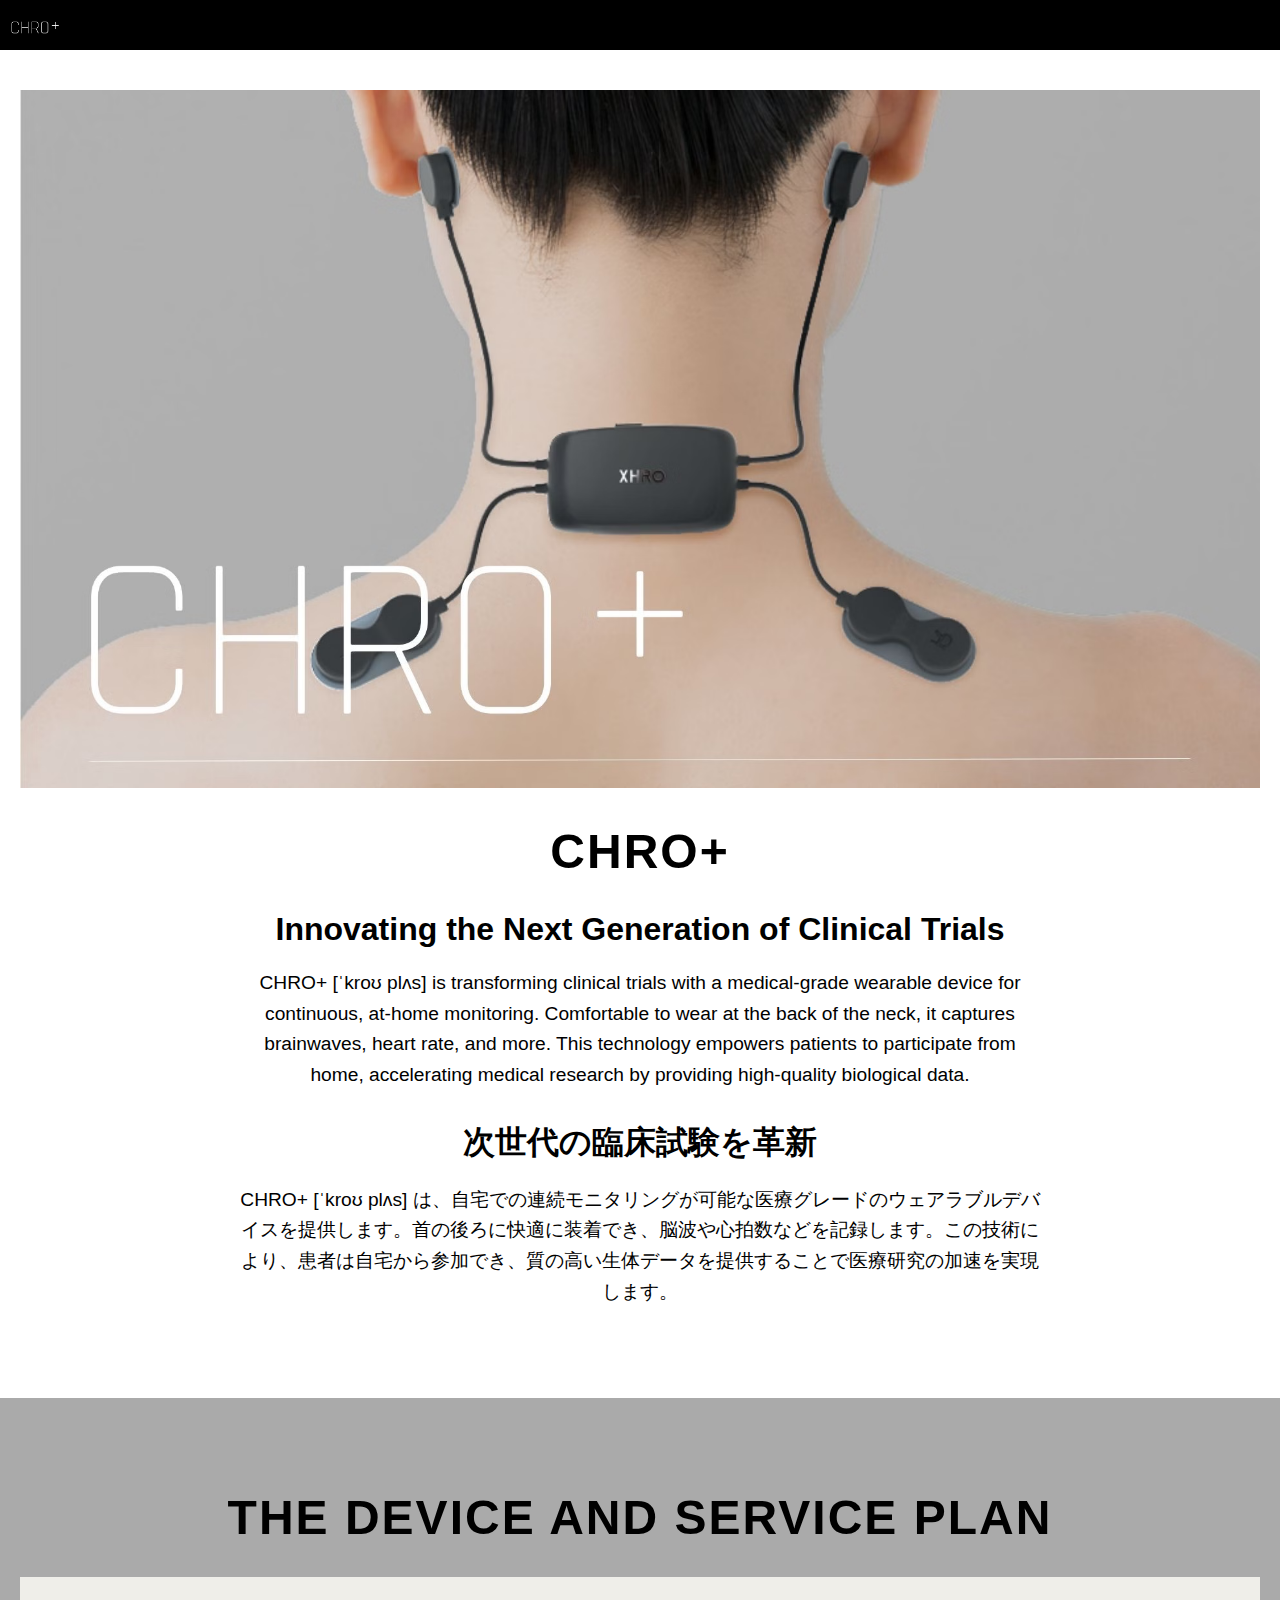
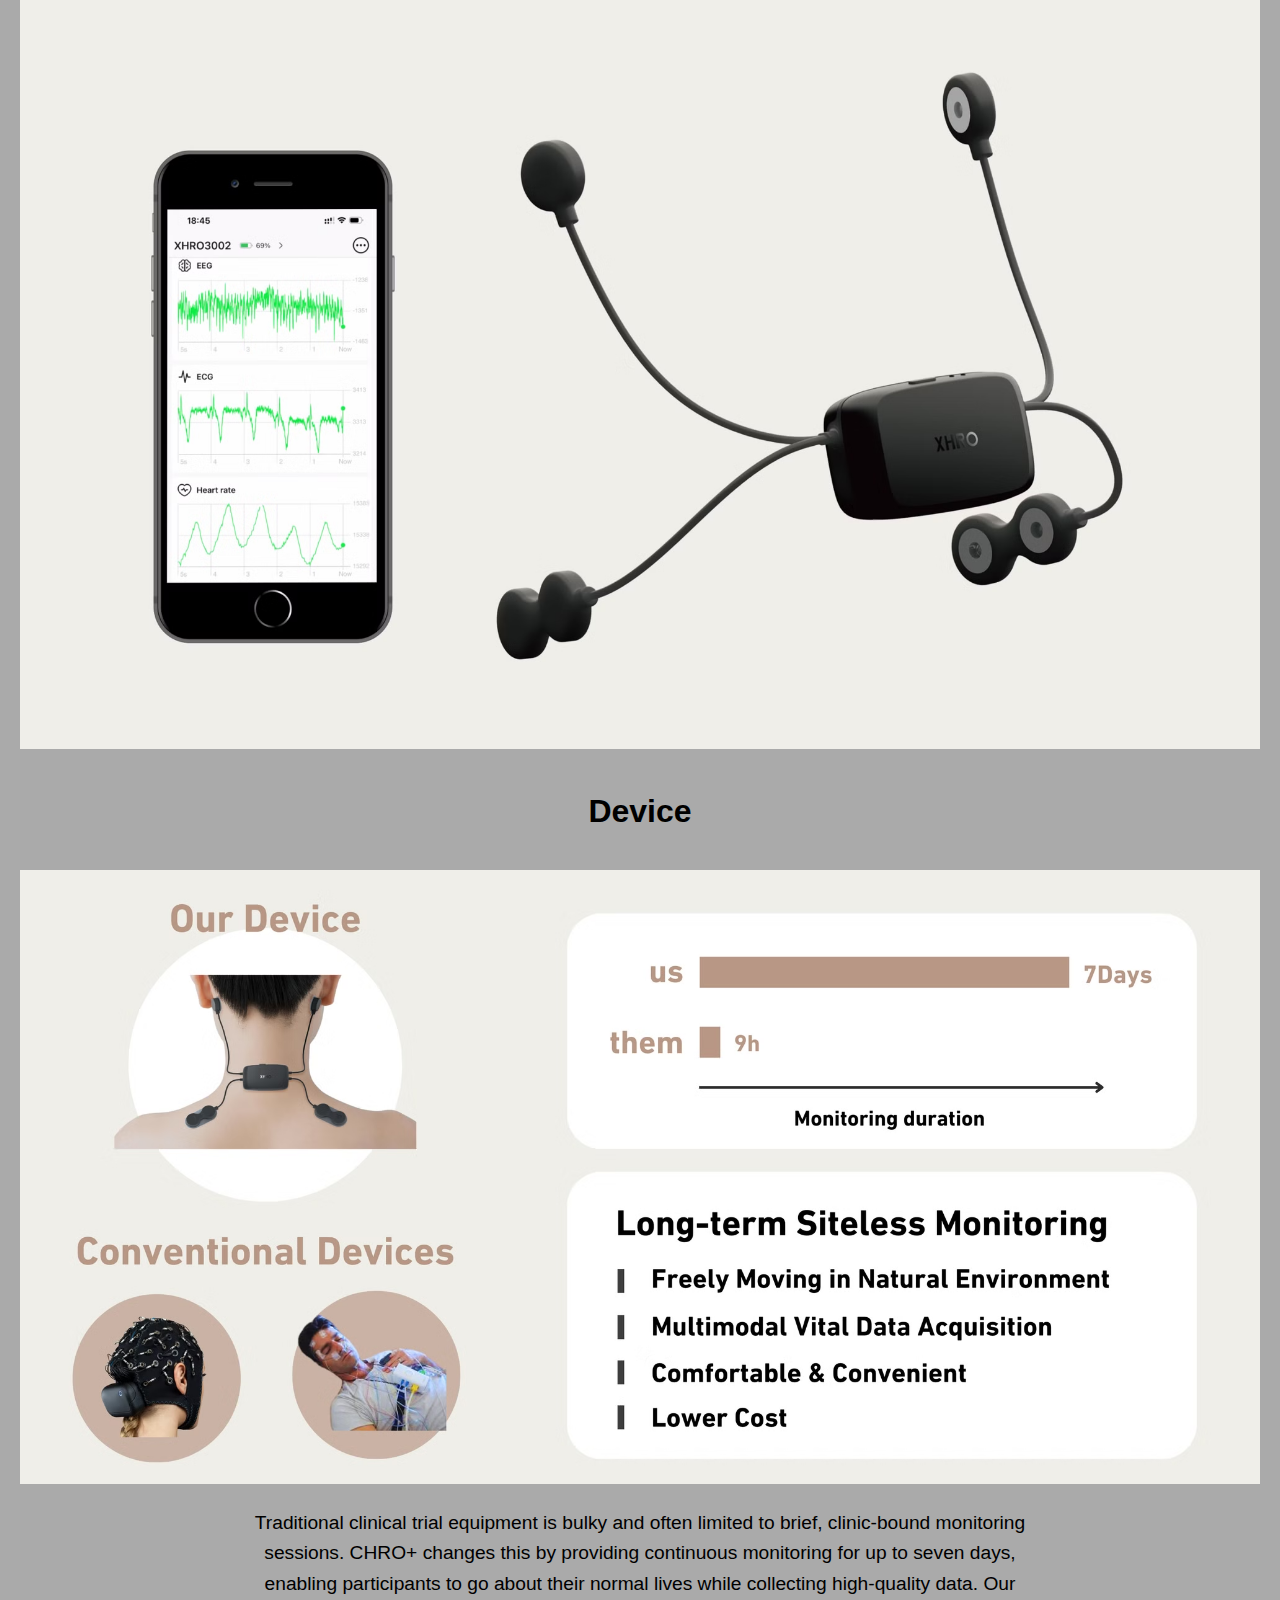
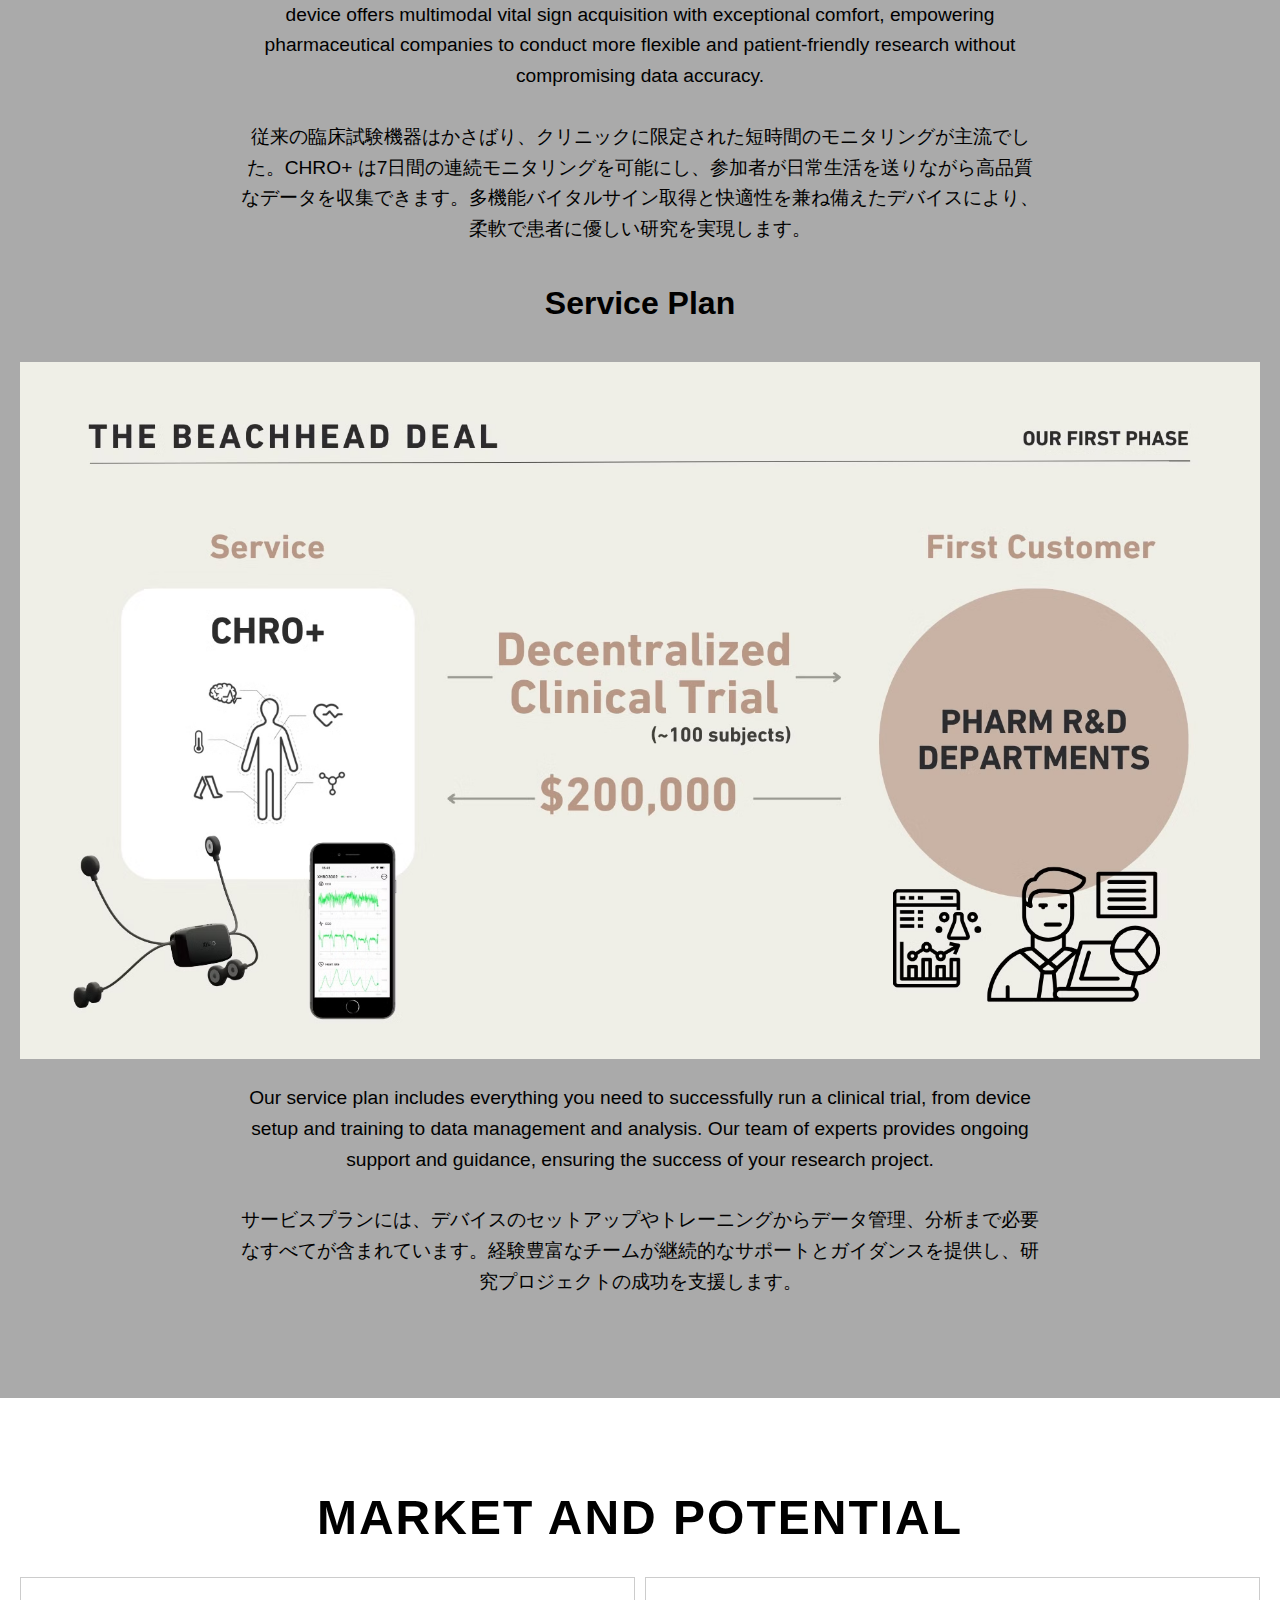
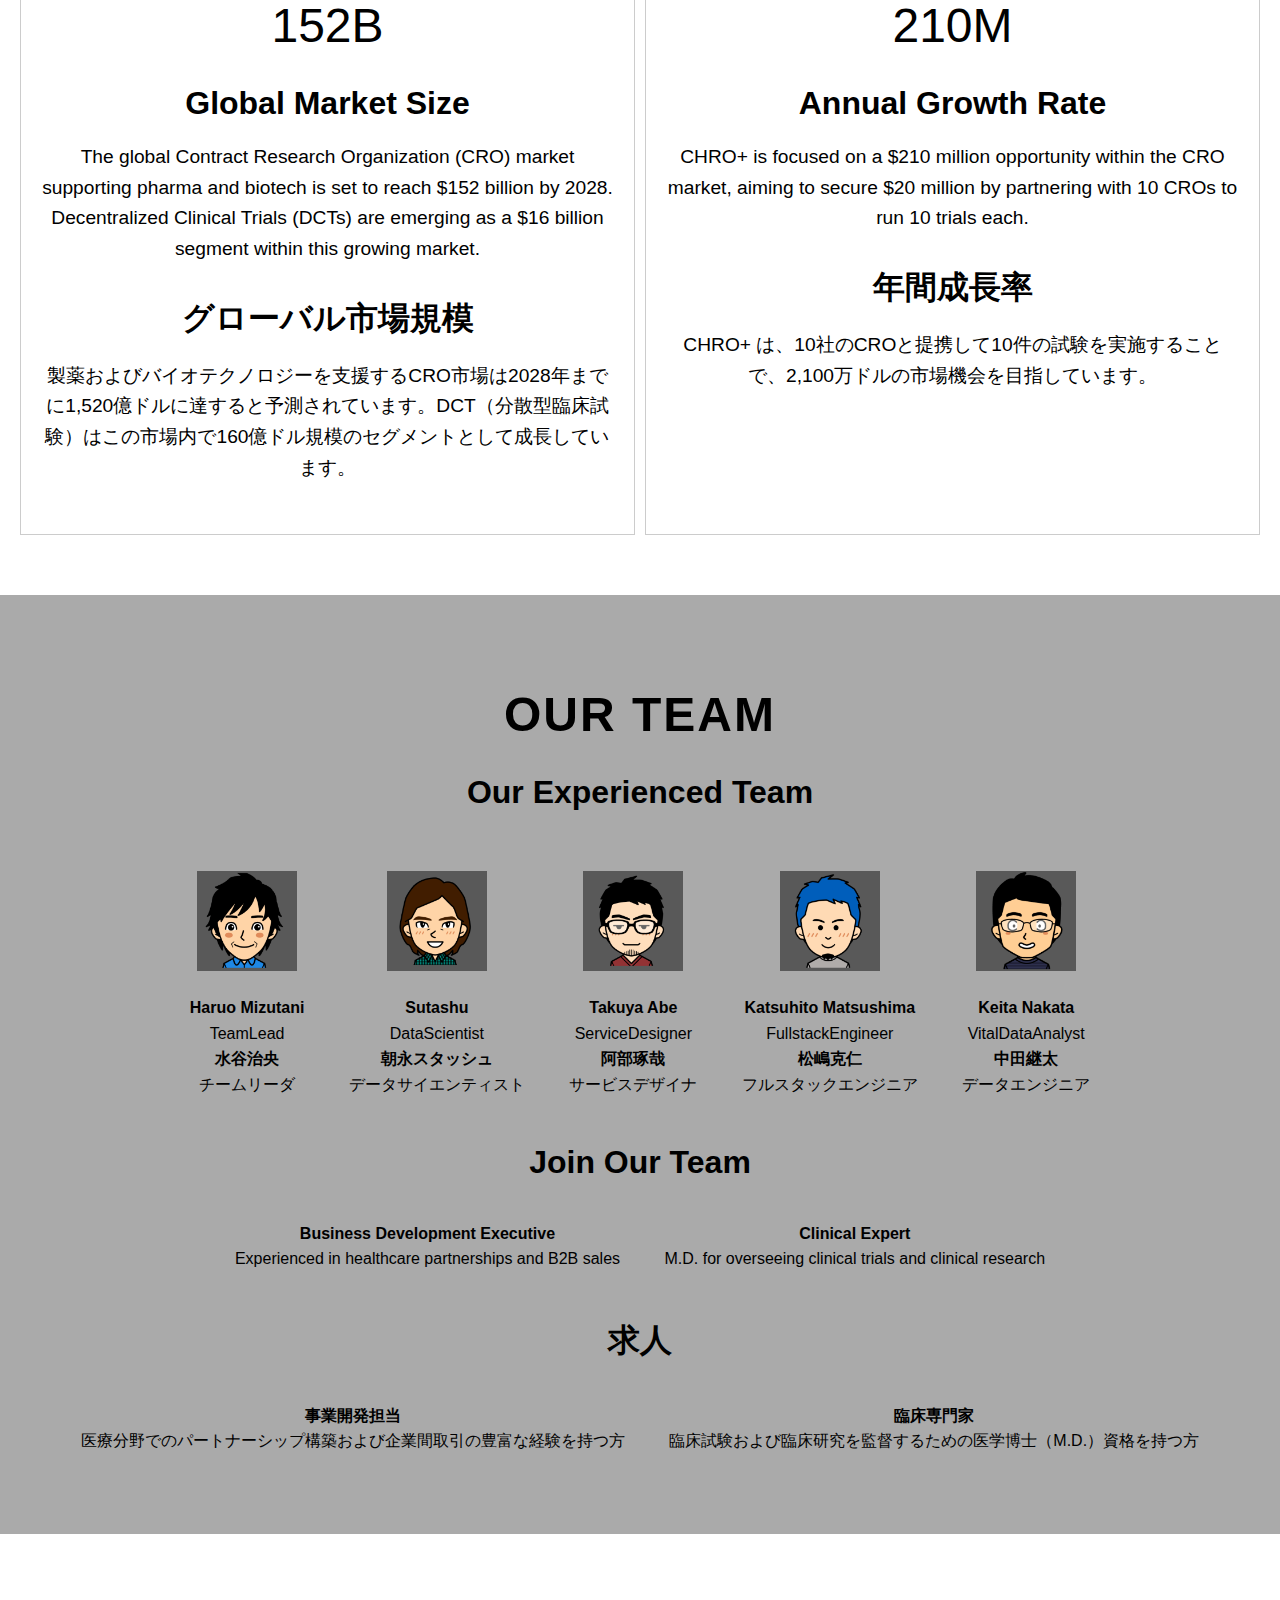
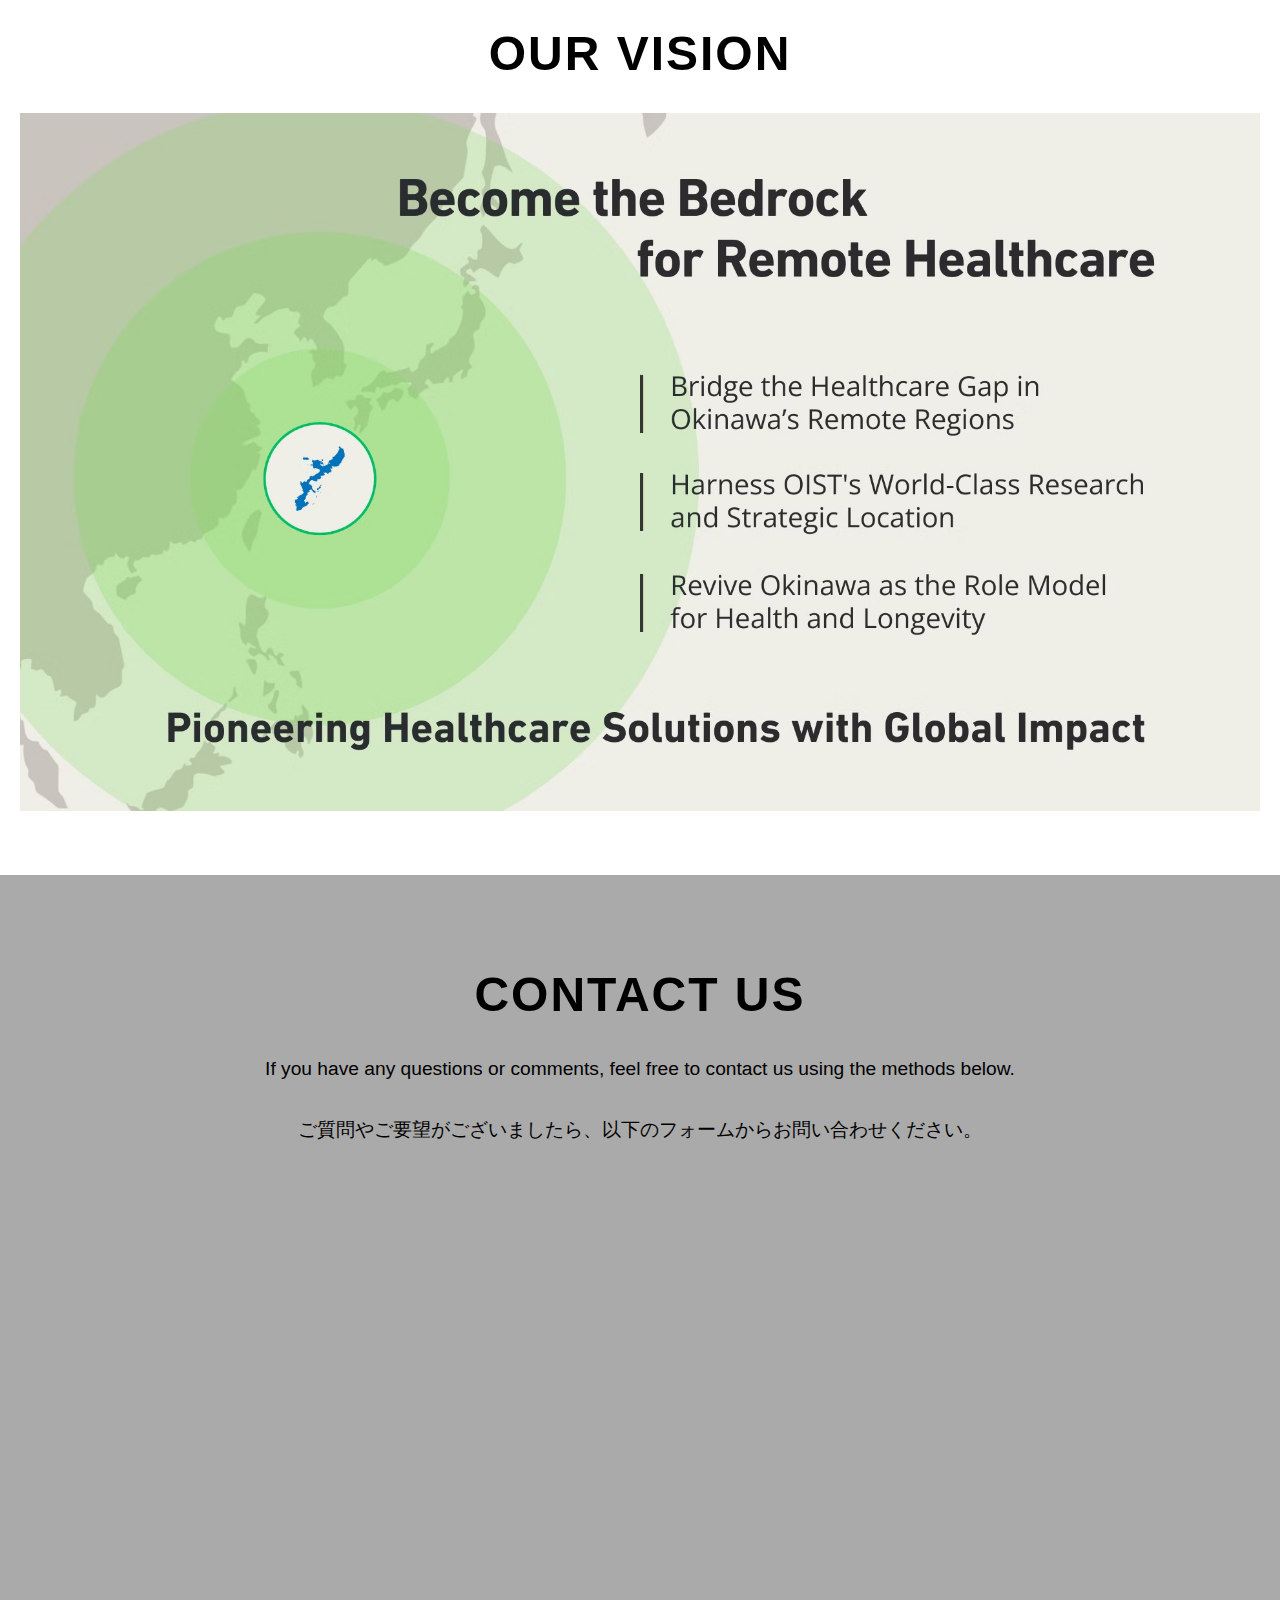
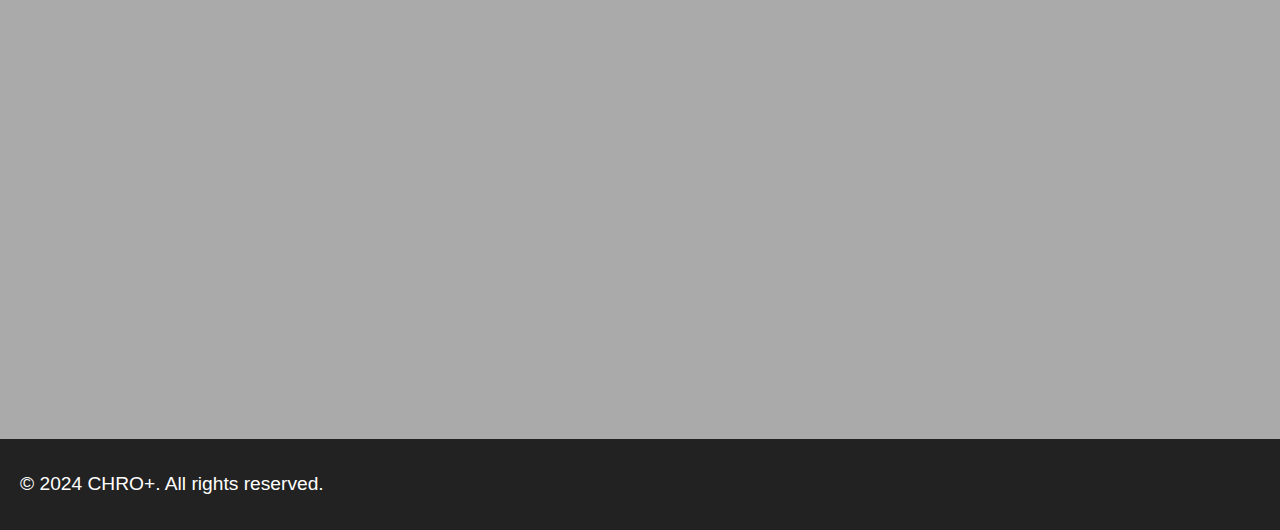
<file: work/scratch/index.html>
<!DOCTYPE html>
<html lang="en">
    <head>
        <meta charset="UTF-8">
        <meta name="viewport" content="width=device-width, initial-scale=1.0">
        <meta name="description" content="CHRO+ is innovating the next generation of clinical trials with its groundbreaking device and service plan.">
        <title>CHRO+ - Innovating the Next Generation of Clinical Trials</title>
        <link rel="stylesheet" href="./style.css">
    </head>
    <body>
    <div class="header-bg">
        <div id="menuContainer">
            <div id="toggleButton" class="menu-icon">
                <image src="./img/logo.png" alt="Menu Icon" width="50">
            </div>
        </div>
    </div>
        
        <!-- トップバー -->
        <nav class="top-bar" id="topBar">
            <ul class="horizontal-bar">
                <li><a href="#intro">Home</a></li>
                <li><a href="#xhro">Device</a></li>
                <li><a href="#market">Market</a></li>
                <li><a href="#team">Team</a></li>
                <li><a href="#vision">Vision</a></li>
                <li><a href="#contact">Contact</a></li>
            </ul>
        </nav>  

    
    <section id="intro">
        <img src="./img/Title.png" alt="XHRO Device Image" width="100%">    
        <h1>CHRO+</h1>
        <h2>Innovating the Next Generation of Clinical Trials</h2>
        <p>CHRO+ [ˈkroʊ plʌs] is transforming clinical trials with a medical-grade wearable device for continuous, at-home monitoring. Comfortable to wear at the back of the neck, it captures brainwaves, heart rate, and more. This technology empowers patients to participate from home, accelerating medical research by providing high-quality biological data.</p>
        <h2>次世代の臨床試験を革新</h2>
        <p>CHRO+ [ˈkroʊ plʌs] は、自宅での連続モニタリングが可能な医療グレードのウェアラブルデバイスを提供します。首の後ろに快適に装着でき、脳波や心拍数などを記録します。この技術により、患者は自宅から参加でき、質の高い生体データを提供することで医療研究の加速を実現します。</p>
    </section>

    <section id="xhro">
        <h1>The Device and Service Plan</h1>
        <img src="./img/Demo.png" alt="XHRO Device Image" width="100%">
        <div class="device">
            <h2>Device</h2>
            <img src="./img/Device.png" alt="XHRO Device Image" width="100%">
            <p>Traditional clinical trial equipment is bulky and often limited to brief, clinic-bound monitoring sessions. CHRO+ changes this by providing continuous monitoring for up to seven days, enabling participants to go about their normal lives while collecting high-quality data. Our device offers multimodal vital sign acquisition with exceptional comfort, empowering pharmaceutical companies to conduct more flexible and patient-friendly research without compromising data accuracy.</p>
            <p>従来の臨床試験機器はかさばり、クリニックに限定された短時間のモニタリングが主流でした。CHRO+ は7日間の連続モニタリングを可能にし、参加者が日常生活を送りながら高品質なデータを収集できます。多機能バイタルサイン取得と快適性を兼ね備えたデバイスにより、柔軟で患者に優しい研究を実現します。</p>
        </div>

        <div class="service-plan">
            <h2>Service Plan</h2>
            <img src="./img/Service.png" alt="Service Plan Image" width="100%">
            <p>Our service plan includes everything you need to successfully run a clinical trial, from device setup and training to data management and analysis. Our team of experts provides ongoing support and guidance, ensuring the success of your research project.</p>
            <p>サービスプランには、デバイスのセットアップやトレーニングからデータ管理、分析まで必要なすべてが含まれています。経験豊富なチームが継続的なサポートとガイダンスを提供し、研究プロジェクトの成功を支援します。</p>
        </div>
    </section>

    <section id="market">
        <h1>Market and Potential</h1>
        <div class="grid-container">
            <div class="grid-item">
                <div class="big-number">
                    152B
                </div>
                <h3>Global Market Size</h3>
                <p>The global Contract Research Organization (CRO) market supporting pharma and biotech is set to reach $152 billion by 2028. Decentralized Clinical Trials (DCTs) are emerging as a $16 billion segment within this growing market.</p>    
                <h3>グローバル市場規模</h3>
                <p>製薬およびバイオテクノロジーを支援するCRO市場は2028年までに1,520億ドルに達すると予測されています。DCT（分散型臨床試験）はこの市場内で160億ドル規模のセグメントとして成長しています。</p>    
            </div>
            <div class="grid-item">
                <div class="big-number">
                    210M
                </div>
                <h3>Annual Growth Rate</h3>
                <p>CHRO+ is focused on a $210 million opportunity within the CRO market, aiming to secure $20 million by partnering with 10 CROs to run 10 trials each.</p>    
                <h3>年間成長率</h3>
                <p>CHRO+ は、10社のCROと提携して10件の試験を実施することで、2,100万ドルの市場機会を目指しています。</p>    
            </div>
        </div>
    </section>

    <section id="team">
        <h1>Our Team</h1>
        <h2>Our Experienced Team</h2>
        <div class="team-member">
            <img src="./img/mizu.png" alt="Haruo Mizutani" width="150">
            <p><strong>Haruo Mizutani</strong></p>
            <p>TeamLead</p>
            <p><strong>水谷治央</strong></p>
            <p>チームリーダ</p>
        </div>
        <div class="team-member">
            <img src="./img/sta.png" alt="Sutashu" width="100">
            <p><strong>Sutashu</strong></p>
            <p>DataScientist</p>
            <p><strong>朝永スタッシュ</strong></p>
            <p>データサイエンティスト</p>
        </div>
        <div class="team-member">
            <img src="./img/abe.png" alt="Takuya Abe" width="100">
            <p><strong>Takuya Abe</strong></p>
            <p>ServiceDesigner</p>
            <p><strong>阿部琢哉</strong></p>
            <p>サービスデザイナ</p>
        </div>
        <div class="team-member">
            <img src="./img/matsu.png" alt="Katsuhito Matsushima" width="100">
            <p><strong>Katsuhito Matsushima</strong></p>
            <p>FullstackEngineer</p>
            <p><strong>松嶋克仁</strong></p>
            <p>フルスタックエンジニア</p>
        </div>
        <div class="team-member">
            <img src="./img/naka.png" alt="Keita Nakata" width="100">
            <p><strong>Keita Nakata</strong></p>
            <p>VitalDataAnalyst</p>
            <p><strong>中田継太</strong></p>
            <p>データエンジニア</p>
        </div>
        <h2>Join Our Team</h2>
        <div class="team-member">
            <p><strong>Business Development Executive</strong></p>
            <p>Experienced in healthcare partnerships and B2B sales</p>
        </div>
        <div class="team-member">
            <p><strong>Clinical Expert</strong></p>
            <p>M.D. for overseeing clinical trials and clinical research</p>
        </div>
        <h2>求人</h2>
        <div class="team-member">
            <p><strong>事業開発担当</strong></p>
            <p>医療分野でのパートナーシップ構築および企業間取引の豊富な経験を持つ方</p>
        </div>
        <div class="team-member">
            <p><strong>臨床専門家</strong></p>
            <p>臨床試験および臨床研究を監督するための医学博士（M.D.）資格を持つ方</p>
        </div>
    </section>
    <section id="vision">
        <h1>Our Vision</h1>
        <img src="./img/Vision.png" alt="Service Plan Image" width="100%">
    </section>
    <section id="contact">
        <h1>Contact Us</h1>
        <p>If you have any questions or comments, feel free to contact us using the methods below.</p>
        <p>ご質問やご要望がございましたら、以下のフォームからお問い合わせください。</p>
        <iframe src="https://docs.google.com/forms/d/e/1FAIpQLSfLuNb6XW_lUA0YKwwI6ph2S5FMnAgfRKzaWxLSGQwmAs0cjQ/viewform?embedded=true" width="100%" height="800" frameborder="0" marginheight="0" marginwidth="0">Loading…</iframe>
    </section>

    <footer>
        <p>&copy; 2024 CHRO+. All rights reserved.</p>
    </footer>

    <script src="./script.js"></script>
</body>
</html>
</file>
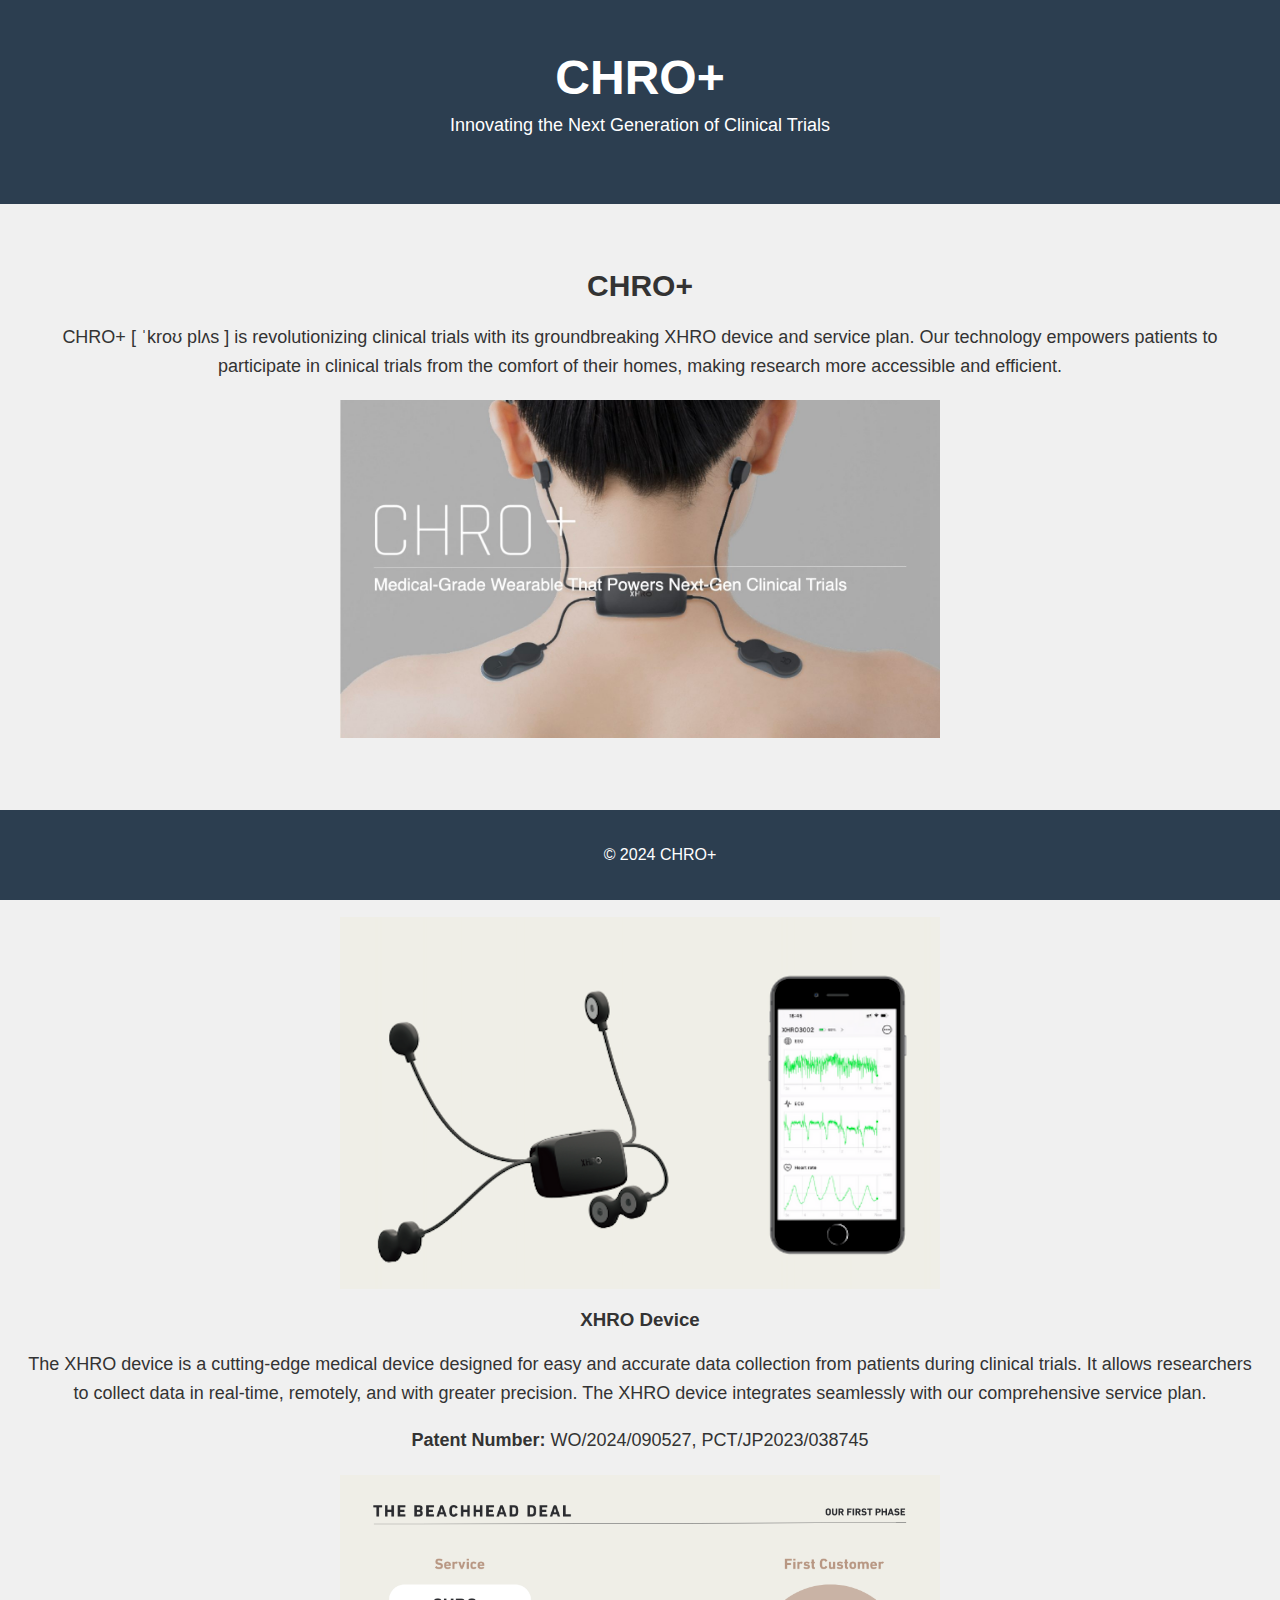
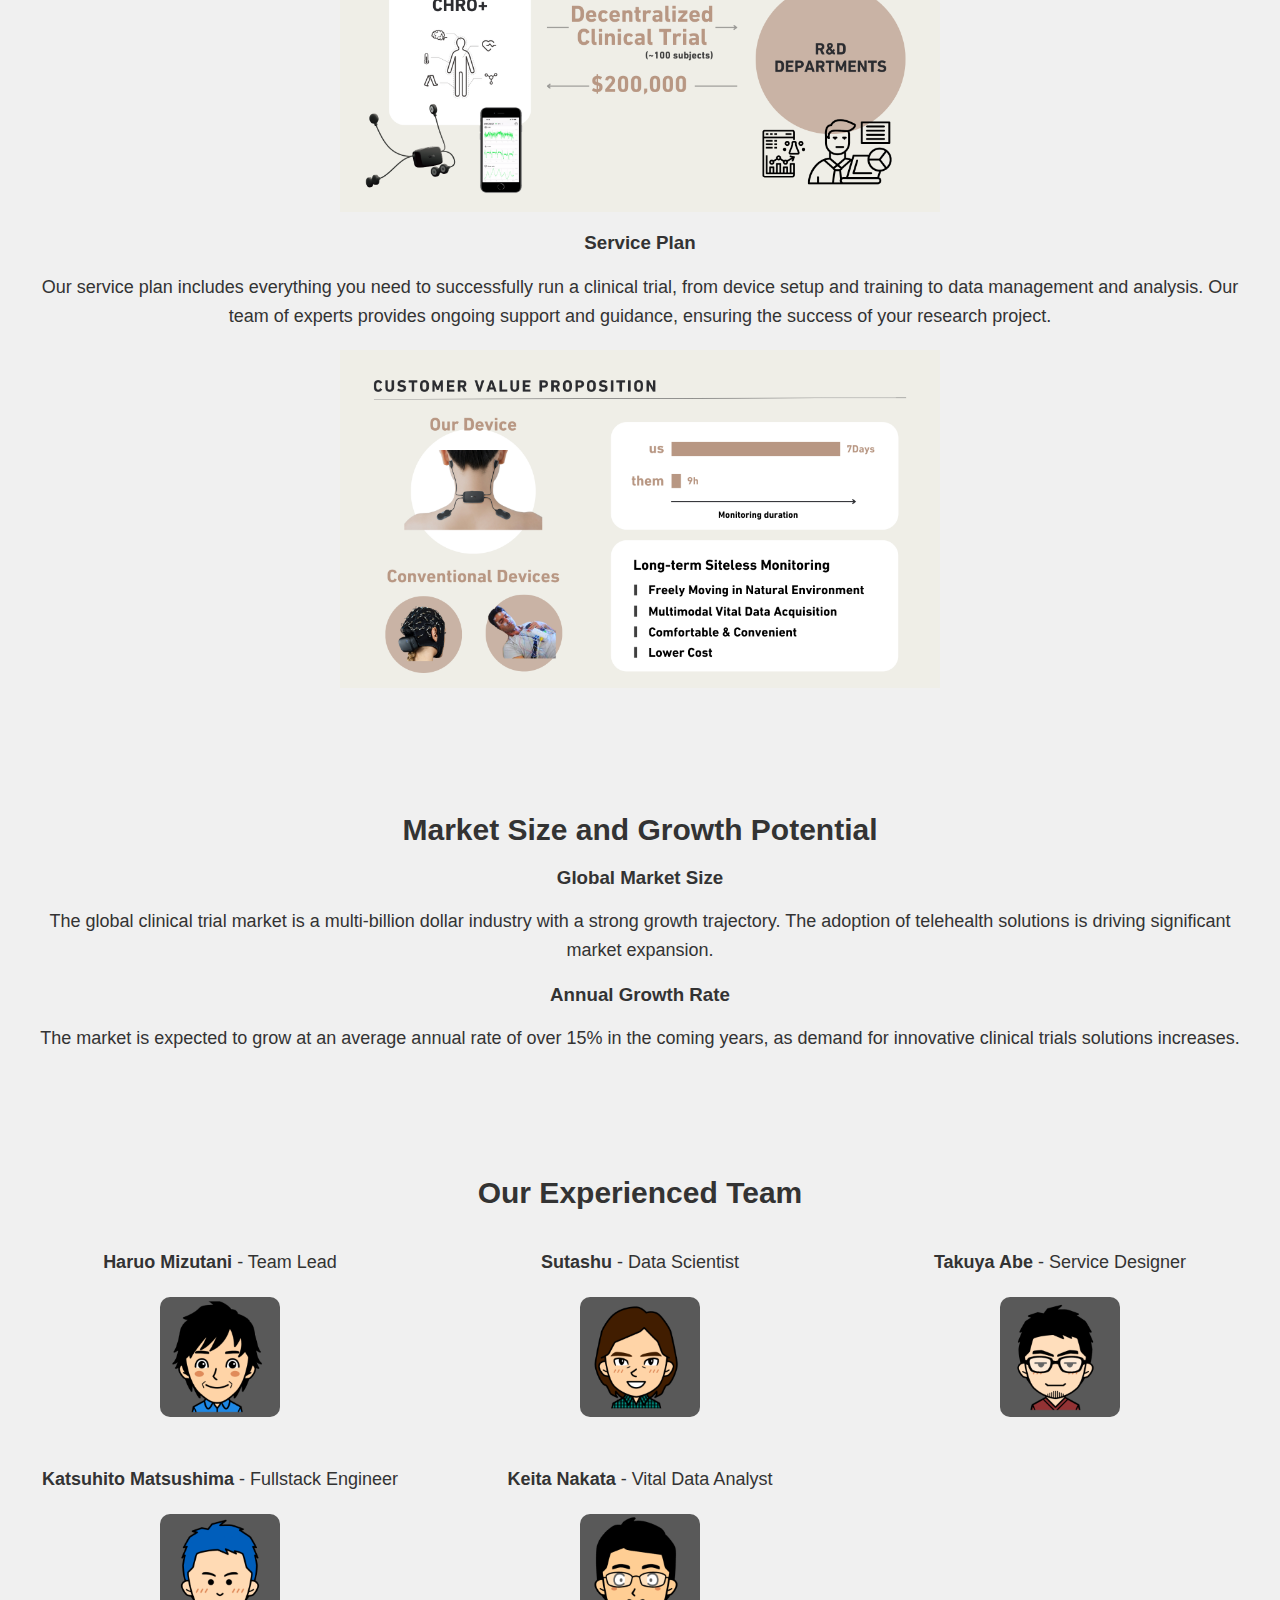
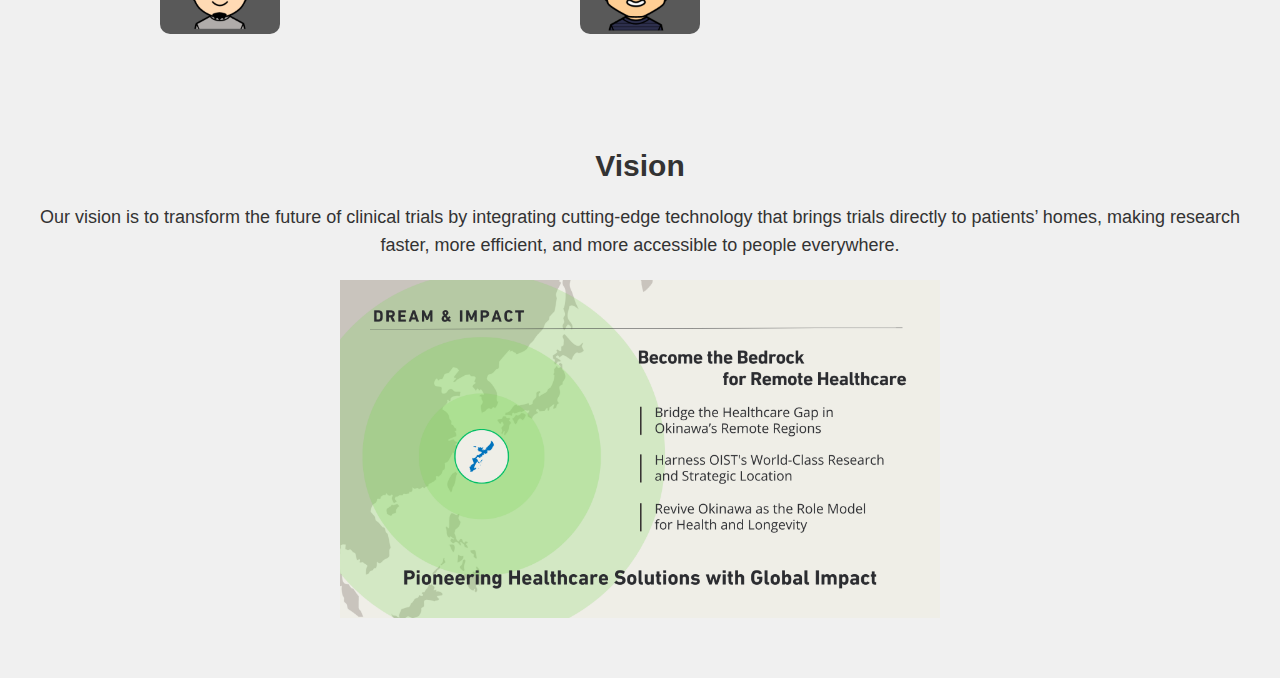
<file: index-mobile.html>
<!DOCTYPE html>
<html lang="en">
<head>
    <meta charset="UTF-8">
    <meta name="viewport" content="width=device-width, initial-scale=1.0">
    <title>CHRO+</title>
    <style>
        body {
            font-family: Arial, sans-serif;
            background-color: #f0f0f0;
            margin: 0;
            padding: 0;
            color: #333;
        }
        header {
            background-color: #2c3e50;
            color: white;
            text-align: center;
            padding: 50px 0;
        }
        header h1 {
            margin: 0;
            font-size: 48px;
        }
        header p {
            font-size: 18px;
            margin-top: 10px;
        }
        section {
            padding: 40px 20px;
            text-align: center;
        }
        section h2 {
            font-size: 30px;
            margin-bottom: 20px;
        }
        section p {
            font-size: 18px;
            line-height: 1.6;
        }
        section img {
            width: 100%;
            max-width: 600px;
            height: auto;
            display: block;
            margin: 20px auto;
        }
        .team-container {
            display: grid;
            grid-template-columns: repeat(3, 1fr); /* 3 columns */
            grid-template-rows: repeat(2, 1fr); /* 2 rows */
            gap: 20px;
            justify-items: center;
        }
        .team-member {
            text-align: center;
        }
        .team-member img {
            width: 100%;
            max-width: 120px; /* Adjust image size */
            height: 120px; /* Set a fixed height */
            object-fit: cover; /* Ensure the image maintains its aspect ratio */
            border-radius: 10px;
            margin-bottom: 10px;
        }
        footer {
            background-color: #2c3e50;
            color: white;
            text-align: center;
            padding: 20px;
            position: fixed;
            bottom: 0;
            width: 100%;
        }

        /* Responsive Layout */
        @media (max-width: 768px) {
            .team-container {
                grid-template-columns: repeat(2, 1fr); /* 2 columns on smaller screens */
            }
            .team-member img {
                max-width: 100px; /* Smaller images on smaller screens */
                height: 100px;
            }
        }

        @media (max-width: 480px) {
            .team-container {
                grid-template-columns: 1fr; /* Single column on mobile */
            }
        }
    </style>
</head>
<body>
    <header>
        <h1>CHRO+</h1>
        <p>Innovating the Next Generation of Clinical Trials</p>
    </header>

    <section>
        <h2>CHRO+</h2>
        <p>CHRO+ [ ˈkroʊ plʌs ] is revolutionizing clinical trials with its groundbreaking XHRO device and service plan. Our technology empowers patients to participate in clinical trials from the comfort of their homes, making research more accessible and efficient.</p>
        <img src="img/1_title.jpeg" alt="CHRO+ Image">
    </section>

    <section>
        <h2>The XHRO Device and Service Plan</h2>
        <img src="img/5_prodcut.png" alt="XHRO Device">

        <h3>XHRO Device</h3>
        <p>The XHRO device is a cutting-edge medical device designed for easy and accurate data collection from patients during clinical trials. It allows researchers to collect data in real-time, remotely, and with greater precision. The XHRO device integrates seamlessly with our comprehensive service plan.</p>
        <p><strong>Patent Number:</strong> WO/2024/090527, PCT/JP2023/038745</p>
        <img src="img/2_deal.png" alt="XHRO Device">
  
        <h3>Service Plan</h3>
        <p>Our service plan includes everything you need to successfully run a clinical trial, from device setup and training to data management and analysis. Our team of experts provides ongoing support and guidance, ensuring the success of your research project.</p>
        <img src="img/4_product.png" alt="CHRO+ Image">
    </section>

    <section>
        <h2>Market Size and Growth Potential</h2>
        <h3>Global Market Size</h3>
        <p>The global clinical trial market is a multi-billion dollar industry with a strong growth trajectory. The adoption of telehealth solutions is driving significant market expansion.</p>

        <h3>Annual Growth Rate</h3>
        <p>The market is expected to grow at an average annual rate of over 15% in the coming years, as demand for innovative clinical trials solutions increases.</p>
    </section>

    <section>
        <h2>Our Experienced Team</h2>
        <div class="team-container">
            <div class="team-member">
                <p><strong>Haruo Mizutani</strong> - Team Lead</p>
                <img src="img/mizu.png" alt="Haruo Mizutani">
            </div>
            <div class="team-member">
                <p><strong>Sutashu</strong> - Data Scientist</p>
                <img src="img/sta.png" alt="Sutashu">
            </div>
            <div class="team-member">
                <p><strong>Takuya Abe</strong> - Service Designer</p>
                <img src="img/abe.png" alt="Takuya Abe">
            </div>
            <div class="team-member">
                <p><strong>Katsuhito Matsushima</strong> - Fullstack Engineer</p>
                <img src="img/matsu.png" alt="Katsuhito Matsushima">
            </div>
            <div class="team-member">
                <p><strong>Keita Nakata</strong> - Vital Data Analyst</p>
                <img src="img/naka.png" alt="Keita Nakata">
            </div>
        </div>
    </section>

    <section>
        <h2>Vision</h2>
        <p>Our vision is to transform the future of clinical trials by integrating cutting-edge technology that brings trials directly to patients’ homes, making research faster, more efficient, and more accessible to people everywhere.</p>
        <img src="img/9_impact.png" alt="Vision">
    </section>

    <footer>
        <p>&copy; 2024 CHRO+</p>
    </footer>
</body>
</html>
</file>
<file: work/scratch/style.css>
/* 言語切り替えセレクター */
.language-switcher {
    position: fixed;
    top: 10px;
    right: 10px;
    z-index: 2000;
}

.language-switcher select {
    padding: 5px;
    font-size: 16px;
}

.header-bg {
    position: fixed; /* 常に固定 */
    top: 0;
    left: 0;
    width: 100%;
    height: 50px; /* バーの高さ */
    background-color: black; /* 背景色を黒に設定 */
    z-index: 9999; /* 最前面に表示 */
}


/* メニューアイコン */
.menu-icon {
    display: block;
    position: fixed;
    top: 10px;
    left: 10px;
    font-size: 30px;
    cursor: pointer;
    z-index: 2000;
    color: white;
}

/* トップバー */
.top-bar {
    display: none; /* 初期状態は非表示 */
    position: fixed;
    top: 50px;
    left: 0;
    width: 100%;
    background-color: black;
    z-index: 1000;
}

.horizontal-bar {
    list-style: none;
    margin: 0;
    padding: 0;
    display: flex;
    flex-direction: column; /* 縦表示 */
    align-items: center;
}

.horizontal-bar li {
    padding: 10px;
}

.horizontal-bar li a {
    text-decoration: none;
    color: white;
    font-weight: bold;
}


/* セクション間隔の調整 */
section {
    padding-top: 70px; /* トップバーの高さを考慮 */
}


body {
    background-color:white;
    color:black;
    font-family: Arial, sans-serif;
    margin: 0;
    padding: 0;
}

header {
    text-align: center;
    padding: 50px 20px;
}

h1 {
    font-size: 3em;
    background: black;
    -webkit-background-clip: text;
    color: transparent;
    text-transform: uppercase;
    letter-spacing: 2px;
}

section {
    padding: 60px 20px;
    text-align: center;
}

h2, h3 {
    color:black;
    font-size: 2em;
    margin-bottom: 20px;
}

p {
    font-size: 1.2em;
    line-height: 1.6;
    max-width: 800px;
    margin: 0 auto 30px auto;
}

.grid-container {
    display: grid; /* グリッドレイアウトを適用 */
    grid-template-columns: repeat(2, 1fr); /* 3列の等幅カラム */
    grid-gap: 10px; /* アイテム間の隙間 */
  }
  
.grid-item {
    padding: 20px;
    text-align: center;
    border: 1px solid #ccc;
  }
.big-number {
    font-size: 3em;
    color: black;
    font-style: bold;
}

.device, .service-plan, .market-size, .growth-rate, .value-item {
    margin: 40px 0;
}

.device img, .service-plan img, .market-size img, .growth-rate img, .team-member img {
    max-width: 100%;
    height: 100%;
    margin: 20px 0;
}

.team-member {
    display: inline-block;
    margin: 20px;
    text-align: center;
}

.team-member img {
    width: 100px;
    height: 100px;
}

.team-member p {
    font-size: 1em;
    margin: 0 0;
}

footer {
    text-align: left;
    padding: 30px 20px;
    background-color: #222;
}

footer p {
    margin: 0;
    color: white;
}

/* モバイル対応: 縦長表示用 */
@media (orientation: portrait) {
    .top-bar ul {
        flex-direction: column; /* 縦レイアウト */
        align-items: center;
    }

    .top-bar ul li {
        padding: 10px;
    }
}

/* 横長表示用 */
@media (orientation: landscape) {
    .top-bar ul {
        flex-direction: row; /* 横レイアウト */
        justify-content: center;
    }

    .top-bar ul li {
        padding: 15px 20px;
    }
}

/* スムーズスクロール */
html {
    scroll-behavior: smooth;
}

/* セクションの背景色設定 */
section:nth-child(odd) {
    background-color: white; /* 奇数番目は白 */
}

section:nth-child(even) {
    background-color: #aaaaaa; /* 偶数番目は灰色 */
}

/* セクション全体のスタイル */
section {
    padding: 60px 20px;
    text-align: center;
    transition: background-color 0.3s ease; /* 色の切り替えを滑らかに */
}

/* セクション間隔調整 */
section:first-of-type {
    padding-top: 90px; /* トップバー固定分を調整 */
}
</file>
